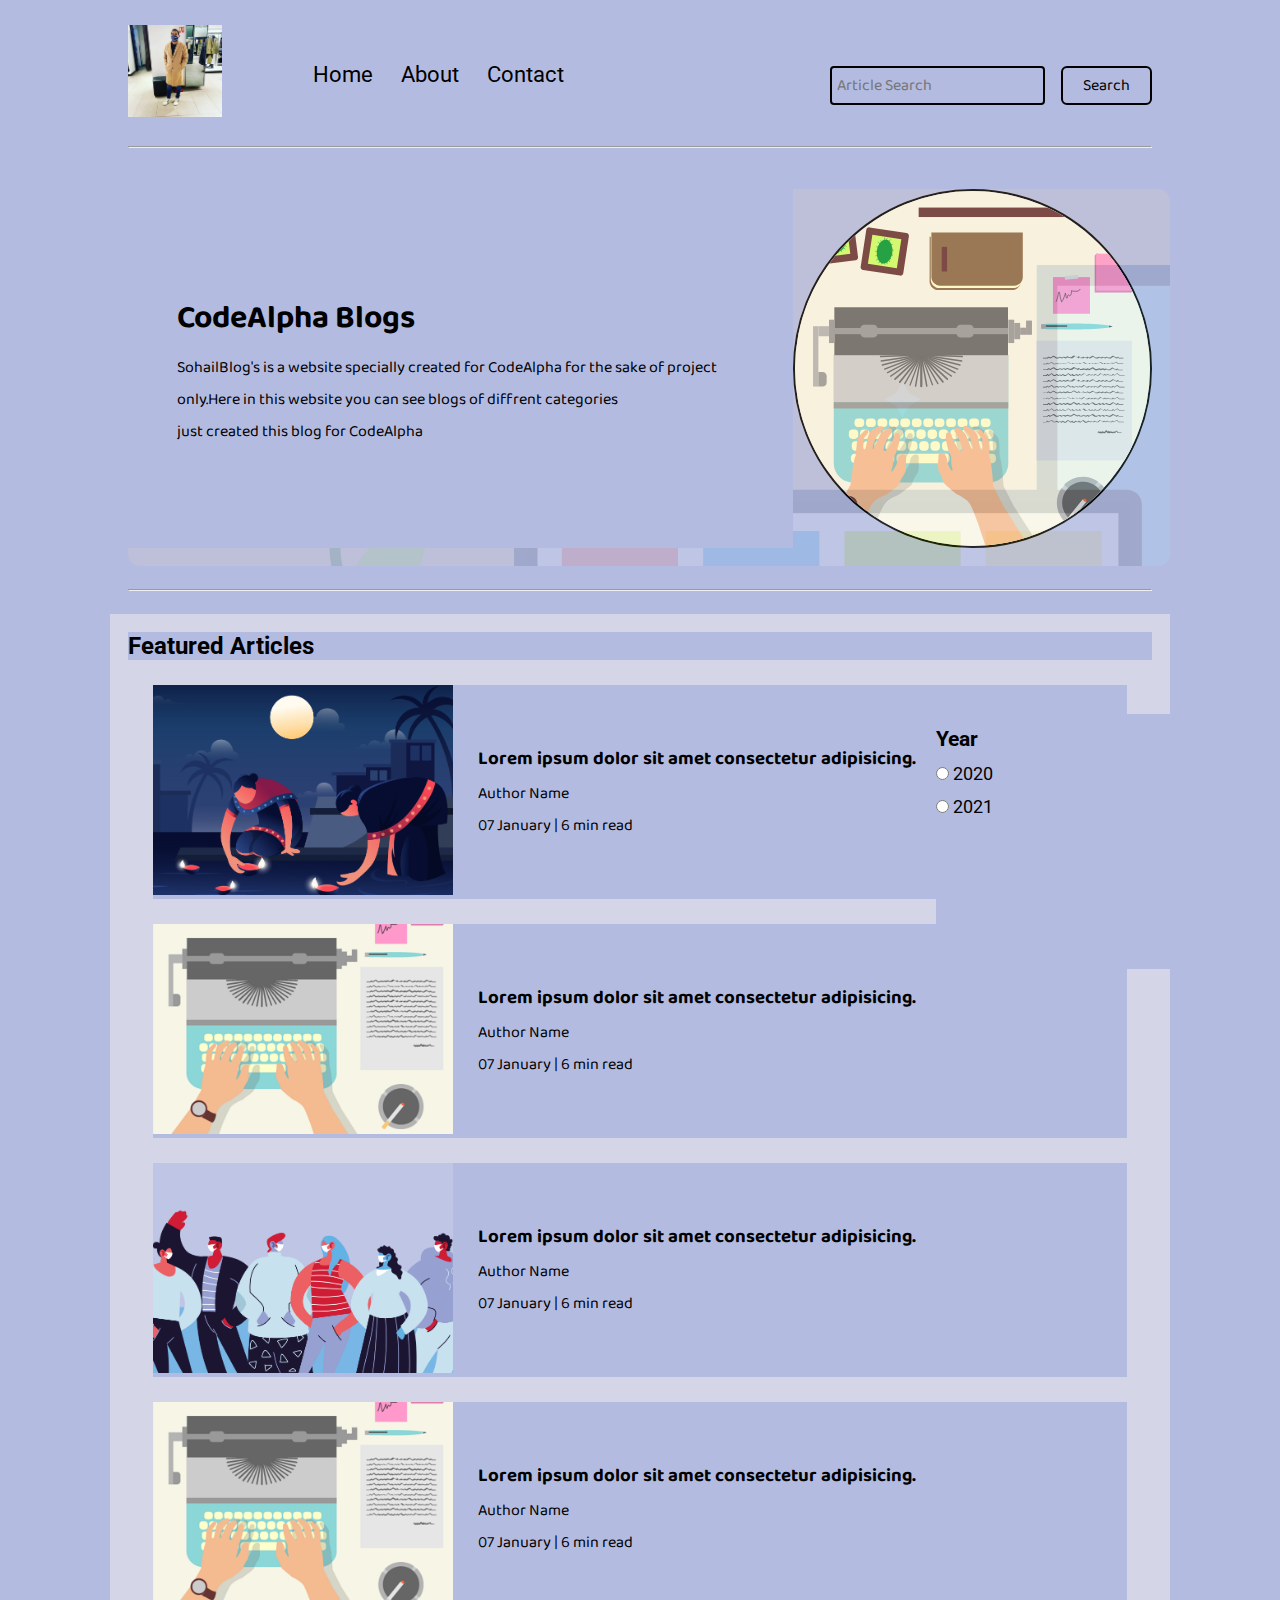
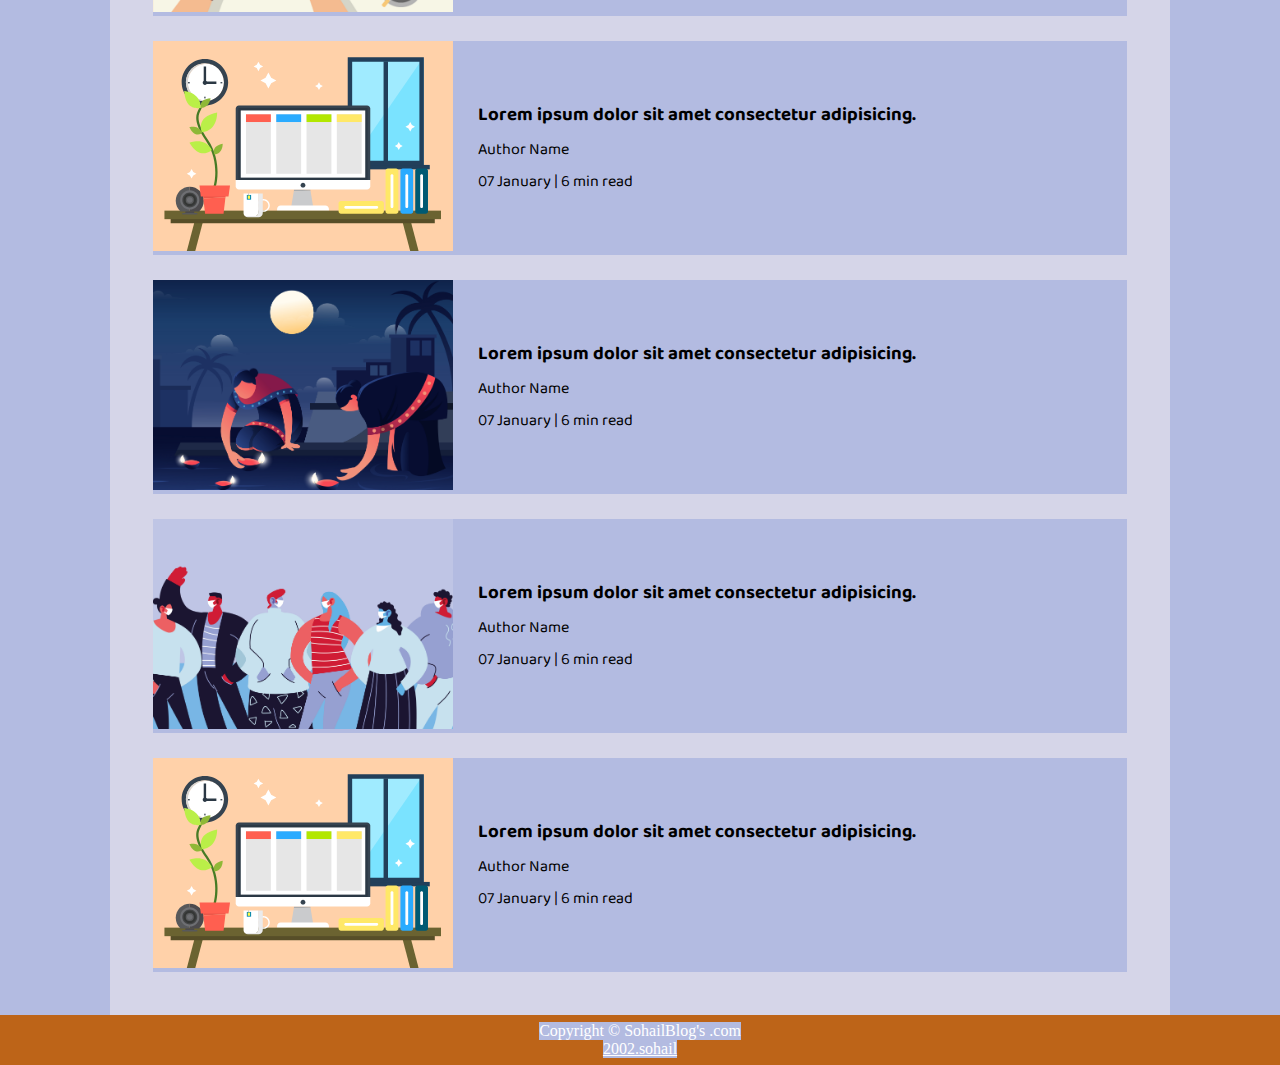
<file: index.html>
<!DOCTYPE html>
<html lang="en">

<head>
    <meta charset="UTF-8">
    <meta name="viewport" content="width=device-width, initial-scale=1.0">
    <link rel="stylesheet" href="css/utils.css">
    <link rel="stylesheet" href="css/style.css">
    <link rel="stylesheet" href="css/mobile.css">
    <title>SohailBlog's  - Heaven for bloggers</title>
</head>

<body>
    <nav class="navigation max-width-1 m-auto">
        <div class="nav-left">
            <a href="/">
                <span><img src="img/logo.png" width="94px" alt=""></span>
            </a>
            <ul>
                <li><a href="/">Home</a></li>
                <li><a href="#">About</a></li>
                <li><a href="/contact.html">Contact</a></li>
            </ul>
        </div>
        <div class="nav-right">
            <form action="/search.html" method="get">
                <input class="form-input" type="text" name="query" placeholder="Article Search">
                <button class="btn">Search</button>
            </form>

        </div>

    </nav>
    <div class="max-width-1 m-auto">
        <hr>
    </div>
    <div class="m-auto content max-width-1 my-2">
        <div class="content-left">
            <h1>CodeAlpha Blogs</h1>
            <p>SohailBlog's  is a website specially created for CodeAlpha for the sake of project only.Here in this website you can see blogs of diffrent categories </p>
         <p>just created this blog for CodeAlpha</p>
        </div>
        <div class="content-right">
            <img src="img/home.svg" alt="SohailBlog's ">
        </div>
    </div>

    <div class="max-width-1 m-auto">
        <hr>
    </div>
    <div class="home-articles max-width-1 m-auto font2">
        <h2>Featured Articles</h2>
        <div class="year-box adjust-year">
            <div>
                <h3>Year </h3>
            </div>
            <div>
                <input type="radio" name="year" id=""> 2020
            </div>
            <div>
                <input type="radio" name="year" id=""> 2021
            </div>
        </div>
        <div class="home-article">
            <div class="home-article-img">
                <img src="img/3.png" alt="article">
            </div>
            <div class="home-article-content font1">
                <a href="/blogpost.html">
                    <h3>Lorem ipsum dolor sit amet consectetur adipisicing.</h3>
                </a>

                <div>Author Name</div>
                <span>07 January | 6 min read</span>
            </div>
        </div>
        <div class="home-article">
            <div class="home-article-img">
                <img src="img/1.png" alt="article">
            </div>
            <div class="home-article-content font1">
                <a href="/blogpost.html">
                    <h3>Lorem ipsum dolor sit amet consectetur adipisicing.</h3>
                </a>

                <div>Author Name</div>
                <span>07 January | 6 min read</span>
            </div>
        </div>
        <div class="home-article">
            <div class="home-article-img">
                <img src="img/2.png" alt="article">
            </div>
            <div class="home-article-content font1">
                <a href="/blogpost.html">
                    <h3>Lorem ipsum dolor sit amet consectetur adipisicing.</h3>
                </a>

                <div>Author Name</div>
                <span>07 January | 6 min read</span>
            </div>
        </div>
        <div class="home-article">
            <div class="home-article-img">
                <img src="img/1.png" alt="article">
            </div>
            <div class="home-article-content font1">
                <a href="/blogpost.html">
                    <h3>Lorem ipsum dolor sit amet consectetur adipisicing.</h3>
                </a>

                <div>Author Name</div>
                <span>07 January | 6 min read</span>
            </div>
        </div>
        <div class="home-article">
            <div class="home-article-img">
                <img src="img/11.svg" alt="article">
            </div>
            <div class="home-article-content font1">
                <a href="/blogpost.html">
                    <h3>Lorem ipsum dolor sit amet consectetur adipisicing.</h3>
                </a>

                <div>Author Name</div>
                <span>07 January | 6 min read</span>
            </div>
        </div>
        <div class="home-article">
            <div class="home-article-img">
                <img src="img/3.png" alt="article">
            </div>
            <div class="home-article-content font1">
                <a href="/blogpost.html">
                    <h3>Lorem ipsum dolor sit amet consectetur adipisicing.</h3>
                </a>

                <div>Author Name</div>
                <span>07 January | 6 min read</span>
            </div>
        </div>
        <div class="home-article">
            <div class="home-article-img">
                <img src="img/2.png" alt="article">
            </div>
            <div class="home-article-content font1">
                <a href="/blogpost.html">
                    <h3>Lorem ipsum dolor sit amet consectetur adipisicing.</h3>
                </a>

                <div>Author Name</div>
                <span>07 January | 6 min read</span>
            </div>
        </div>
        <div class="home-article">
            <div class="home-article-img">
                <img src="img/11.svg" alt="article">
            </div>
            <div class="home-article-content font1">
                <a href="/blogpost.html">
                    <h3>Lorem ipsum dolor sit amet consectetur adipisicing.</h3>
                </a>

                <div>Author Name</div>
                <span>07 January | 6 min read</span>
            </div>
        </div>

    </div>

    <div class="footer">
        <p>Copyright &copy; SohailBlog's .com </p>
        <a href="https://www.instagram.com/2002.sohail/">2002.sohail</a>
    </div>
</body>

</html>
</file>
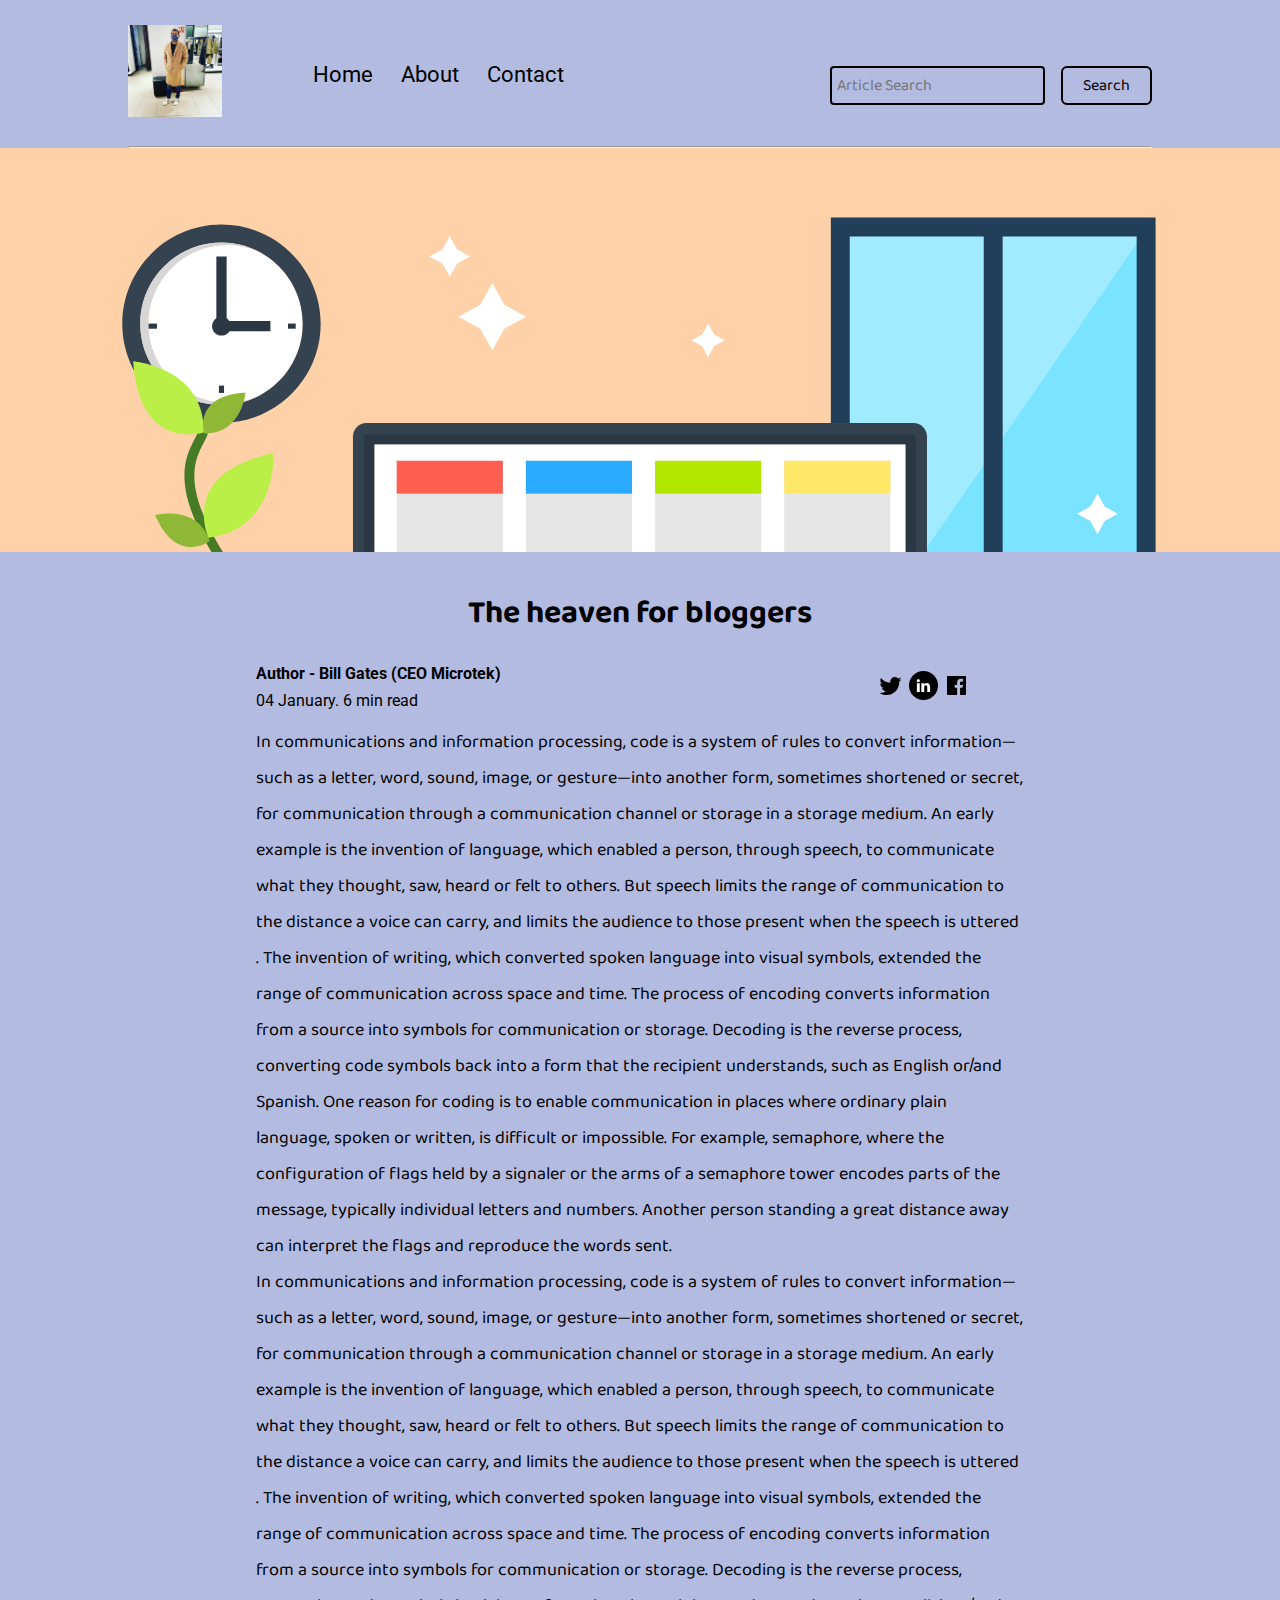
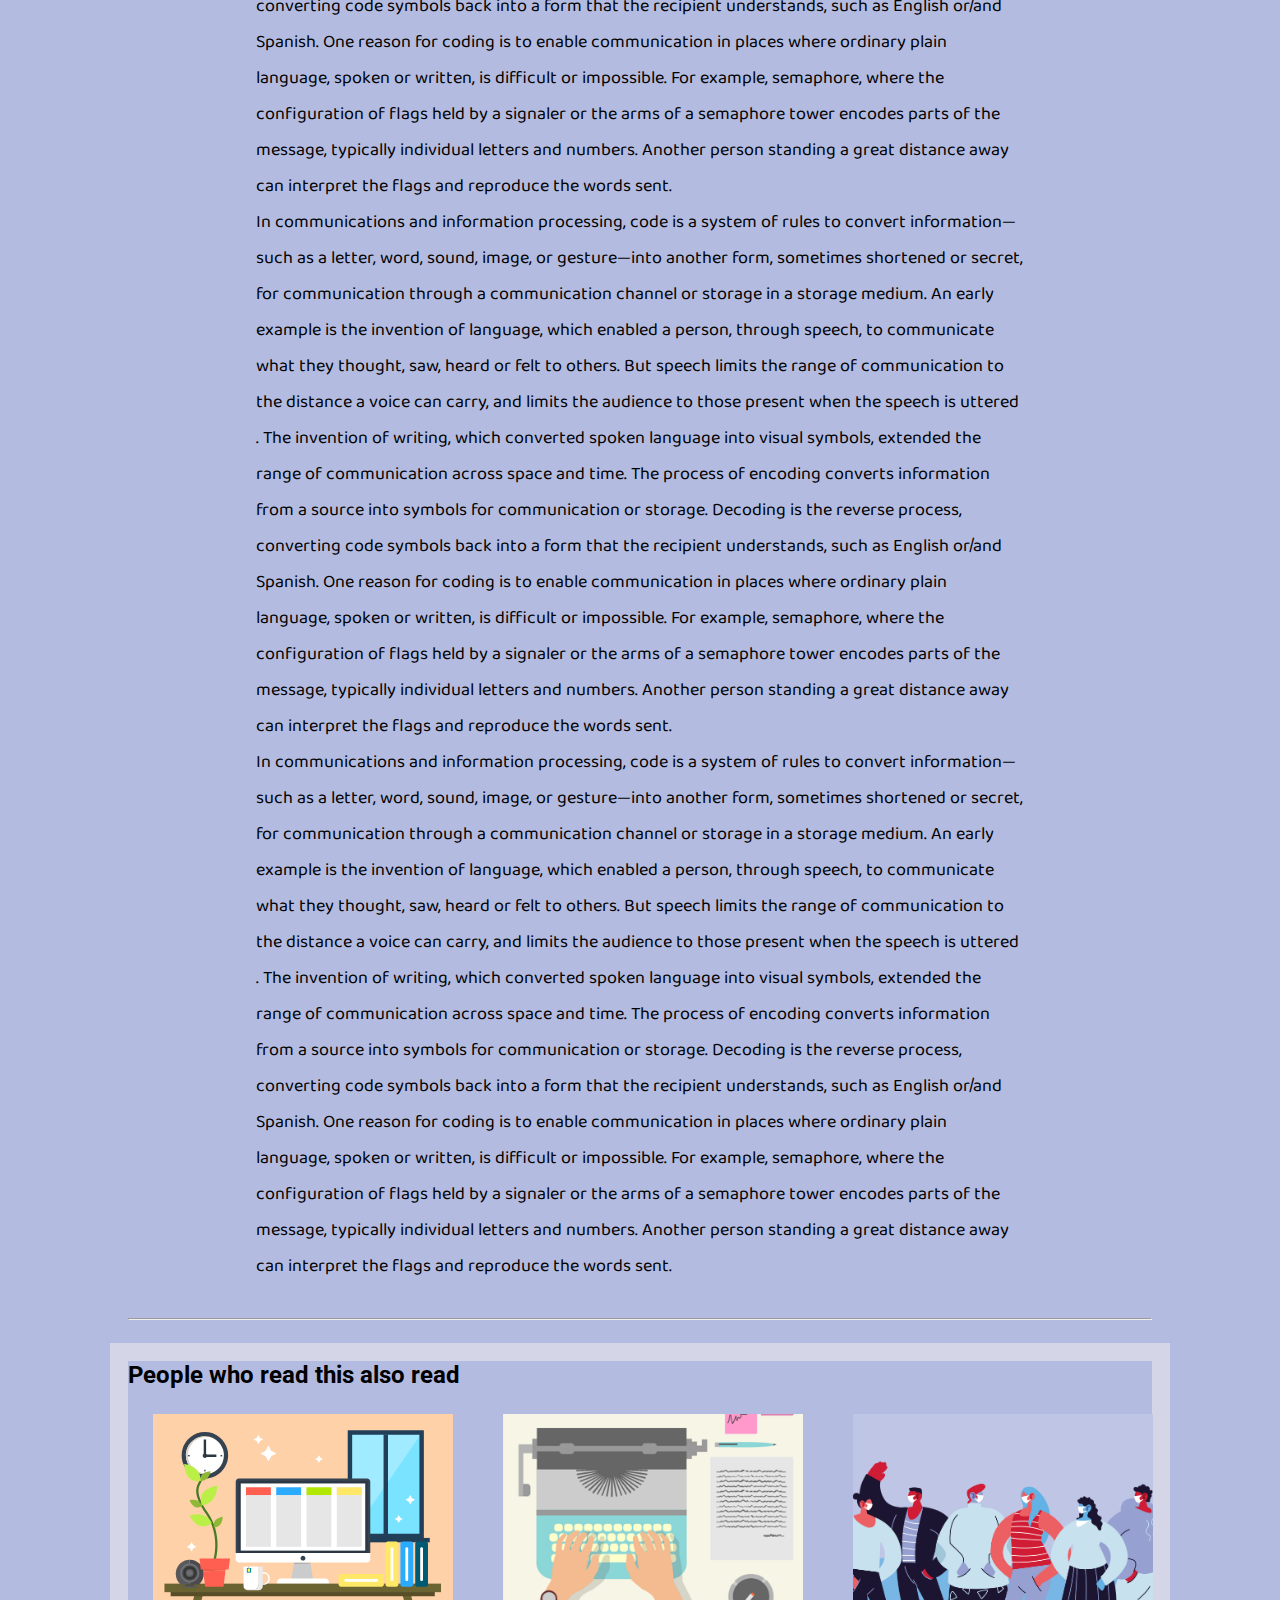
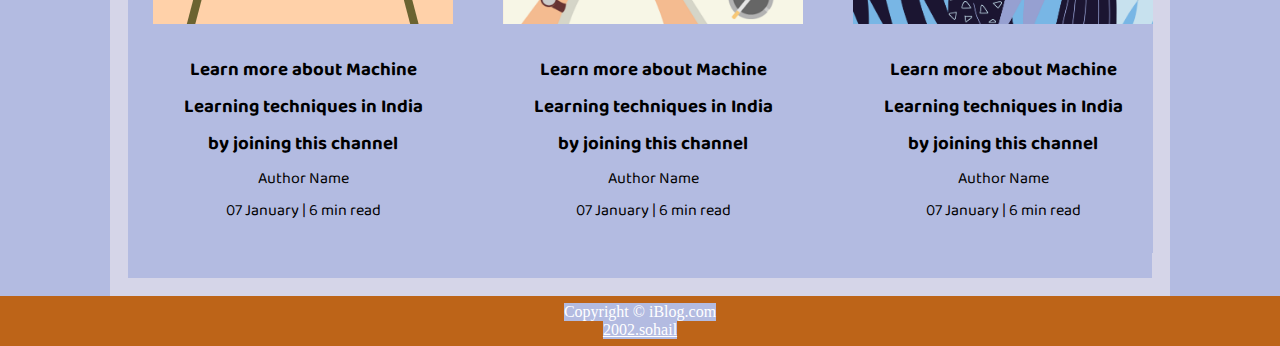
<file: blogpost.html>
<!DOCTYPE html>
<html lang="en">
<head>
    <meta charset="UTF-8">
    <meta name="viewport" content="width=device-width, initial-scale=1.0">
    <link rel="stylesheet" href="css/utils.css">
    <link rel="stylesheet" href="css/style.css">
    <link rel="stylesheet" href="css/blogpost.css">
    <link rel="stylesheet" href="css/mobile.css">
    <title>SohailBlog's - Heaven for bloggers</title>
</head>
<body>
    <nav class="navigation max-width-1 m-auto">
        <div class="nav-left">
            <a href="/">
                <span><img src="img/logo.png" width="94px" alt=""></span>
            </a>
            <ul>
                <li><a href="/">Home</a></li>
                <li><a href="#">About</a></li>
                <li><a href="/contact.html">Contact</a></li>
            </ul>
        </div>
        <div class="nav-right">
            <form action="/search.html" method="get">
                <input class="form-input" type="text" name="query" placeholder="Article Search">
                <button class="btn">Search</button>
            </form>

        </div>

    </nav>
    <div class="max-width-1 m-auto">
        <hr>
    </div>
    <div class="post-img">
        <img src="img/11.svg" alt="">
    </div>
    <div class="m-auto blog-post-content max-width-2 m-auto my-2">
        <h1 class="font1">The heaven for bloggers</h1>
        <div class="blogpost-meta">
            <div class="author-info">
                <div>
                <b>
                  Author - Bill Gates (CEO Microtek)
                </b>
                </div>
                <div>04 January. 6 min read</div>
            </div>
            <div class="social">
                <svg width="29" height="29" class="hk"><path d="M22.05 7.54a4.47 4.47 0 0 0-3.3-1.46 4.53 4.53 0 0 0-4.53 4.53c0 .35.04.7.08 1.05A12.9 12.9 0 0 1 5 6.89a5.1 5.1 0 0 0-.65 2.26c.03 1.6.83 2.99 2.02 3.79a4.3 4.3 0 0 1-2.02-.57v.08a4.55 4.55 0 0 0 3.63 4.44c-.4.08-.8.13-1.21.16l-.81-.08a4.54 4.54 0 0 0 4.2 3.15 9.56 9.56 0 0 1-5.66 1.94l-1.05-.08c2 1.27 4.38 2.02 6.94 2.02 8.3 0 12.86-6.9 12.84-12.85.02-.24 0-.43 0-.65a8.68 8.68 0 0 0 2.26-2.34c-.82.38-1.7.62-2.6.72a4.37 4.37 0 0 0 1.95-2.51c-.84.53-1.81.9-2.83 1.13z"></path></svg>

                <svg style="background: black;
                border-radius: 21px;" width="29" height="29" viewBox="0 0 29 29" fill="none" class="hk"><path d="M5 6.36C5 5.61 5.63 5 6.4 5h16.2c.77 0 1.4.61 1.4 1.36v16.28c0 .75-.63 1.36-1.4 1.36H6.4c-.77 0-1.4-.6-1.4-1.36V6.36z"></path><path fill-rule="evenodd" clip-rule="evenodd" d="M10.76 20.9v-8.57H7.89v8.58h2.87zm-1.44-9.75c1 0 1.63-.65 1.63-1.48-.02-.84-.62-1.48-1.6-1.48-.99 0-1.63.64-1.63 1.48 0 .83.62 1.48 1.59 1.48h.01zM12.35 20.9h2.87v-4.79c0-.25.02-.5.1-.7.2-.5.67-1.04 1.46-1.04 1.04 0 1.46.8 1.46 1.95v4.59h2.87v-4.92c0-2.64-1.42-3.87-3.3-3.87-1.55 0-2.23.86-2.61 1.45h.02v-1.24h-2.87c.04.8 0 8.58 0 8.58z" fill="#fff"></path></svg>

                <svg width="29" height="29" class="hk"><path d="M23.2 5H5.8a.8.8 0 0 0-.8.8V23.2c0 .44.35.8.8.8h9.3v-7.13h-2.38V13.9h2.38v-2.38c0-2.45 1.55-3.66 3.74-3.66 1.05 0 1.95.08 2.2.11v2.57h-1.5c-1.2 0-1.48.57-1.48 1.4v1.96h2.97l-.6 2.97h-2.37l.05 7.12h5.1a.8.8 0 0 0 .79-.8V5.8a.8.8 0 0 0-.8-.79"></path></svg>

            </div>
        </div>
         <p class="font1">In communications and information processing, code is a system of rules to convert information—such as a letter, word, sound, image, or gesture—into another form, sometimes shortened or secret, for communication through a communication channel or storage in a storage medium. An early example is the invention of language, which enabled a person, through speech, to communicate what they thought, saw, heard or felt to others. But speech limits the range of communication to the distance a voice can carry, and limits the audience to those present when the speech is uttered . The invention of writing, which converted spoken language into visual symbols, extended the range of communication across space and time.

            The process of encoding converts information from a source into symbols for communication or storage. Decoding is the reverse process, converting code symbols back into a form that the recipient understands, such as English or/and Spanish.
            
            One reason for coding is to enable communication in places where ordinary plain language, spoken or written, is difficult or impossible. For example, semaphore, where the configuration of flags held by a signaler or the arms of a semaphore tower encodes parts of the message, typically individual letters and numbers. Another person standing a great distance away can interpret the flags and reproduce the words sent.</p>
         <p class="font1">In communications and information processing, code is a system of rules to convert information—such as a letter, word, sound, image, or gesture—into another form, sometimes shortened or secret, for communication through a communication channel or storage in a storage medium. An early example is the invention of language, which enabled a person, through speech, to communicate what they thought, saw, heard or felt to others. But speech limits the range of communication to the distance a voice can carry, and limits the audience to those present when the speech is uttered . The invention of writing, which converted spoken language into visual symbols, extended the range of communication across space and time.

            The process of encoding converts information from a source into symbols for communication or storage. Decoding is the reverse process, converting code symbols back into a form that the recipient understands, such as English or/and Spanish.
            
            One reason for coding is to enable communication in places where ordinary plain language, spoken or written, is difficult or impossible. For example, semaphore, where the configuration of flags held by a signaler or the arms of a semaphore tower encodes parts of the message, typically individual letters and numbers. Another person standing a great distance away can interpret the flags and reproduce the words sent.</p>
         <p class="font1">In communications and information processing, code is a system of rules to convert information—such as a letter, word, sound, image, or gesture—into another form, sometimes shortened or secret, for communication through a communication channel or storage in a storage medium. An early example is the invention of language, which enabled a person, through speech, to communicate what they thought, saw, heard or felt to others. But speech limits the range of communication to the distance a voice can carry, and limits the audience to those present when the speech is uttered . The invention of writing, which converted spoken language into visual symbols, extended the range of communication across space and time.

            The process of encoding converts information from a source into symbols for communication or storage. Decoding is the reverse process, converting code symbols back into a form that the recipient understands, such as English or/and Spanish.
            
            One reason for coding is to enable communication in places where ordinary plain language, spoken or written, is difficult or impossible. For example, semaphore, where the configuration of flags held by a signaler or the arms of a semaphore tower encodes parts of the message, typically individual letters and numbers. Another person standing a great distance away can interpret the flags and reproduce the words sent.</p>
         <p class="font1">In communications and information processing, code is a system of rules to convert information—such as a letter, word, sound, image, or gesture—into another form, sometimes shortened or secret, for communication through a communication channel or storage in a storage medium. An early example is the invention of language, which enabled a person, through speech, to communicate what they thought, saw, heard or felt to others. But speech limits the range of communication to the distance a voice can carry, and limits the audience to those present when the speech is uttered . The invention of writing, which converted spoken language into visual symbols, extended the range of communication across space and time.

            The process of encoding converts information from a source into symbols for communication or storage. Decoding is the reverse process, converting code symbols back into a form that the recipient understands, such as English or/and Spanish.
            
            One reason for coding is to enable communication in places where ordinary plain language, spoken or written, is difficult or impossible. For example, semaphore, where the configuration of flags held by a signaler or the arms of a semaphore tower encodes parts of the message, typically individual letters and numbers. Another person standing a great distance away can interpret the flags and reproduce the words sent.</p>
    </div>

    <div class="max-width-1 m-auto"><hr></div>
    <div class="home-articles max-width-1 m-auto font2">
        <h2>People who read this also read</h2>
        <div class="row">

       
        <div class="home-article more-post">
            <div class="home-article-img">
                <img src="img/11.svg" alt="article">
            </div>
            <div class="home-article-content font1 center">
                <a href="/blogpost.html"><h3>Learn more about Machine Learning techniques in India by joining this channel</h3></a>
                
                <div>Author Name</div>
                <span>07 January | 6 min read</span>
            </div>
        </div>
        <div class="home-article more-post">
            <div class="home-article-img">
                <img src="img/1.png" alt="article">
            </div>
            <div class="home-article-content font1 center">
                <a href="/blogpost.html"><h3>Learn more about Machine Learning techniques in India by joining this channel</h3></a>
                
                <div>Author Name</div>
                <span>07 January | 6 min read</span>
            </div>
        </div>
        <div class="home-article more-post">
            <div class="home-article-img">
                <img src="img/2.png" alt="article">
            </div>
            <div class="home-article-content font1 center">
                <a href="/blogpost.html"><h3>Learn more about Machine Learning techniques in India by joining this channel</h3></a>
                
                <div>Author Name</div>
                <span>07 January | 6 min read</span>
            </div>
        </div>
        
    </div>
    </div>

    <div class="footer">
        <p>Copyright &copy; iBlog.com </p>
         <a href="https://www.instagram.com/2002.sohail/">2002.sohail</a> 
    </div>
</body>
</html>
</file>
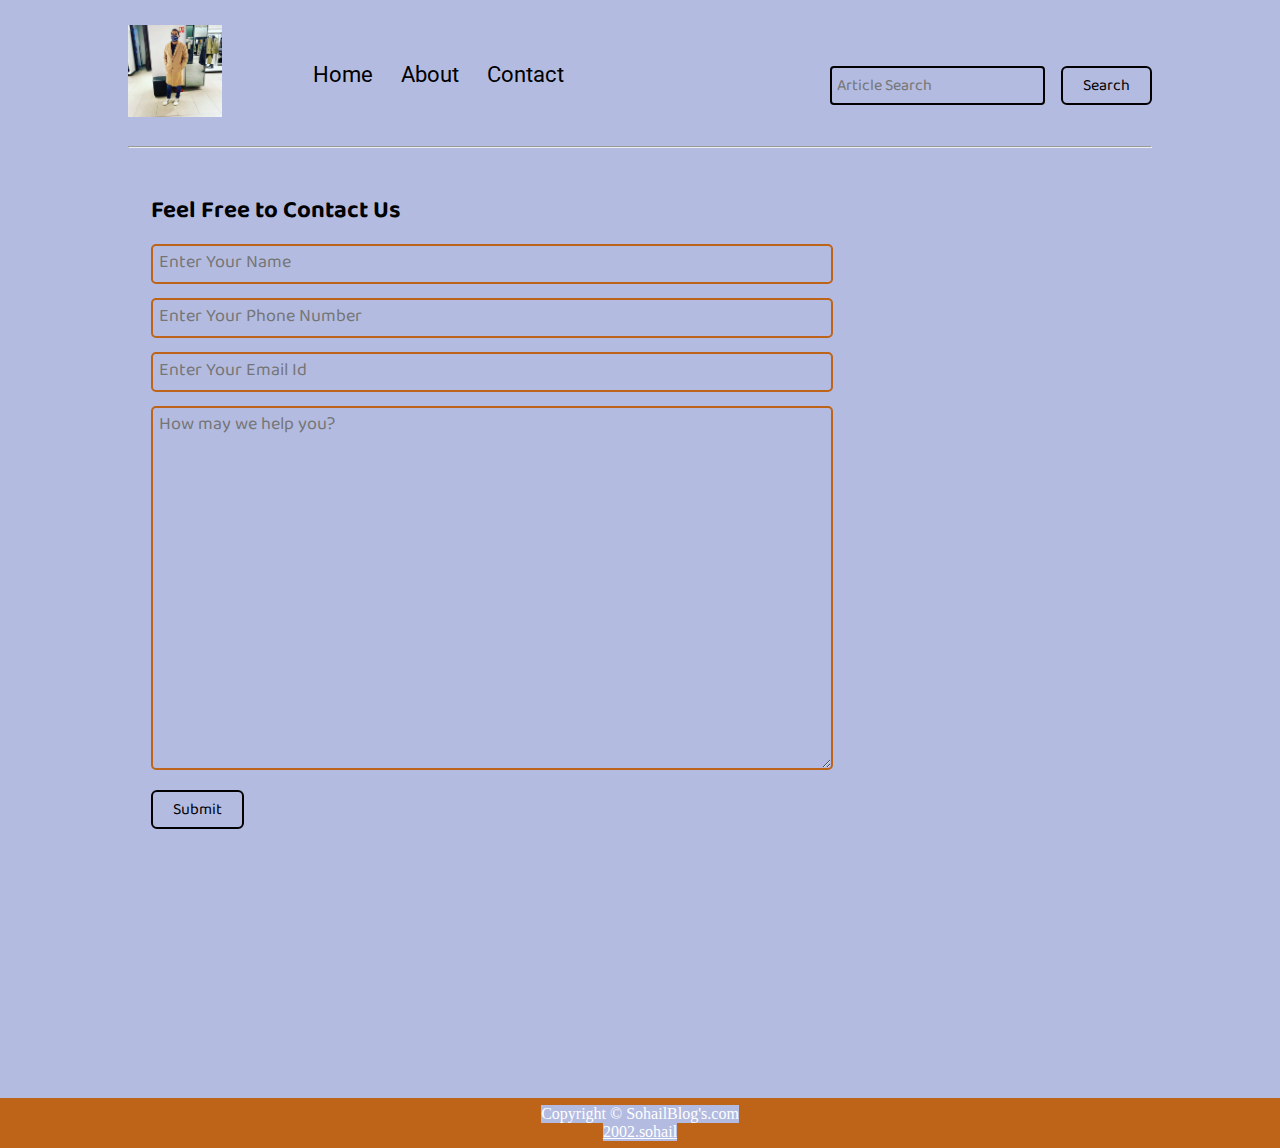
<file: contact.html>
<!DOCTYPE html>
<html lang="en">
<head>
    <meta charset="UTF-8">
    <meta name="viewport" content="width=device-width, initial-scale=1.0">
    <link rel="stylesheet" href="css/utils.css">
    <link rel="stylesheet" href="css/style.css">
    <link rel="stylesheet" href="css/contact.css">
    <link rel="stylesheet" href="css/mobile.css">
    <title>SohailBlog's - Heaven for bloggers</title>
</head>
<body>
    <nav class="navigation max-width-1 m-auto">
        <div class="nav-left">
            <a href="/">
                <span><img src="img/logo.png" width="94px" alt=""></span>
            </a>
            <ul>
                <li><a href="/">Home</a></li>
                <li><a href="#">About</a></li>
                <li><a href="/contact.html">Contact</a></li>
            </ul>
        </div>
        <div class="nav-right">
            <form action="/search.html" method="get">
                <input class="form-input" type="text" name="query" placeholder="Article Search">
                <button class="btn">Search</button>
            </form>

        </div>

    </nav>
    <div class="max-width-1 m-auto">
        <hr>
    </div>
    <div class="contact-content font1 max-width-1 m-auto">
        <div class="max-width-1 m-auto mx-1">
            <h2>Feel Free to Contact Us</h2>
            <div class="contact-form">
                <div class="form-box">
                    <input type="text" placeholder="Enter Your Name">
                </div>
                <div class="form-box">
                    <input type="text" placeholder="Enter Your Phone Number">
                </div>
                <div class="form-box">
                    <input type="text" placeholder="Enter Your Email Id">
                </div>
                <div class="form-box">
                    <textarea name="" id="" cols="30" rows="10" placeholder="How may we help you?"></textarea>
                </div>
                <div class="form-box">
                    <button class="btn">Submit</button>
                </div>

            </div>
        </div>

    </div>
 

   

    <div class="footer">
        <p>Copyright &copy; SohailBlog's.com </p>
         <a href="https://www.instagram.com/2002.sohail/">2002.sohail</a> 
    </div>
</body>
</html>
</file>
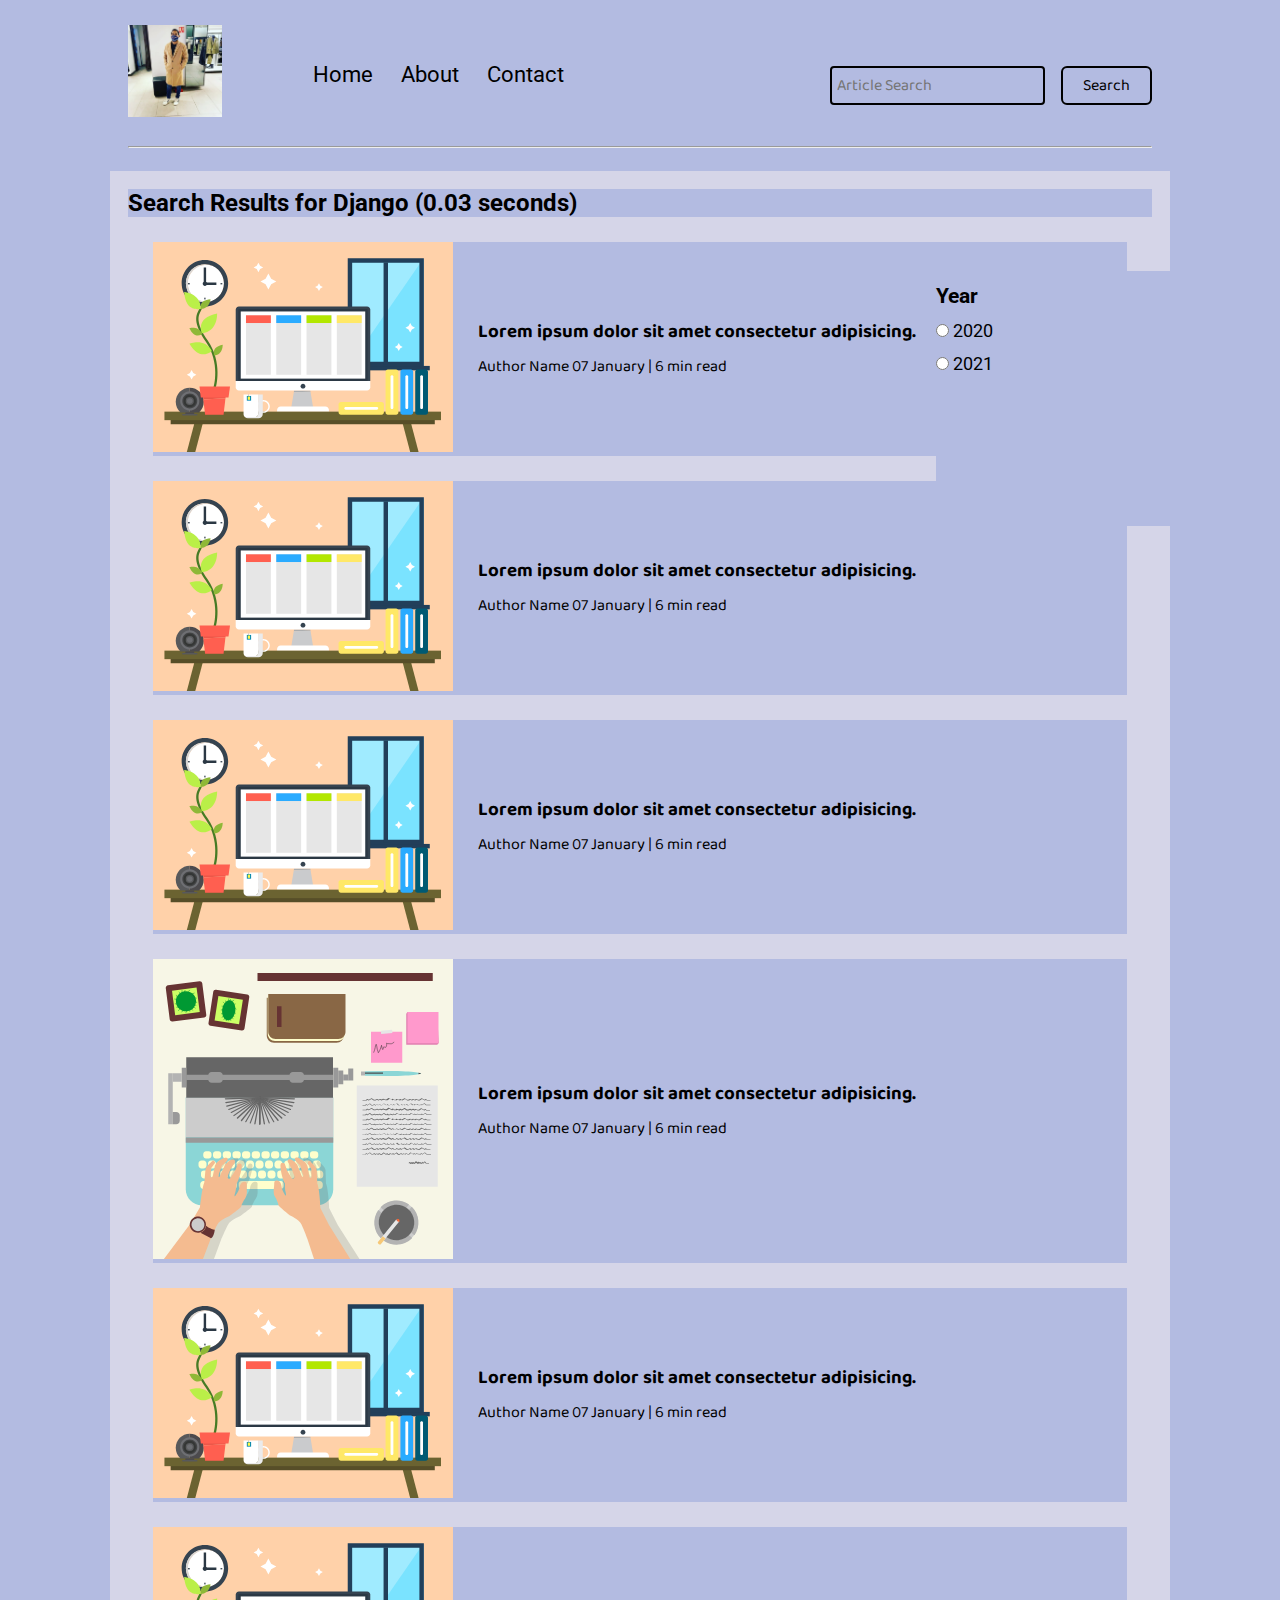
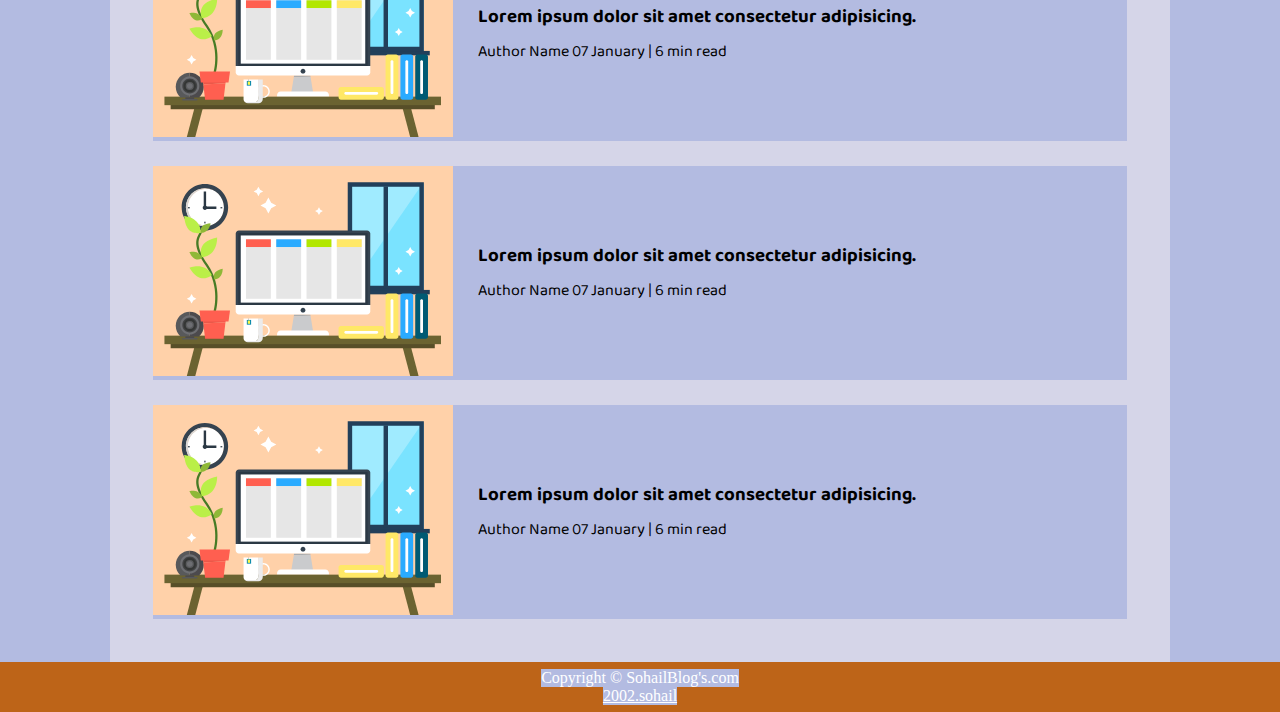
<file: search.html>
<!DOCTYPE html>
<html lang="en">
<head>
    <meta charset="UTF-8">
    <meta name="viewport" content="width=device-width, initial-scale=1.0">
    <link rel="stylesheet" href="css/utils.css">
    <link rel="stylesheet" href="css/style.css">
    <link rel="stylesheet" href="css/mobile.css">
    <title>SohailBlog's - Heaven for bloggers</title>
</head>
<body>
    <nav class="navigation max-width-1 m-auto">
        <div class="nav-left">
            <a href="/">
                <span><img src="img/logo.png" width="94px" alt=""></span>
            </a>
            <ul>
                <li><a href="/">Home</a></li>
                <li><a href="#">About</a></li>
                <li><a href="/contact.html">Contact</a></li>
            </ul>
        </div>
        <div class="nav-right">
            <form action="/search.html" method="get">
                <input class="form-input" type="text" name="query" placeholder="Article Search">
                <button class="btn">Search</button>
            </form>

        </div>

    </nav>
 

    <div class="max-width-1 m-auto"><hr></div>
    <div class="home-articles max-width-1 m-auto font2">
        
        <h2>Search Results for Django (0.03 seconds)</h2>
        <div class="year-box adjust-year">
            <div>
                <h3>Year </h3>
            </div>
            <div>
                <input type="radio" name="year" id=""> 2020
            </div>
            <div>
                <input type="radio" name="year" id=""> 2021
            </div>
        </div>
        <div class="home-article">
            <div class="home-article-img">
                <img src="img/11.svg" alt="article">
            </div>
            <div class="home-article-content font1">
                <a href="/blogpost.html"><h3>Lorem ipsum dolor sit amet consectetur adipisicing.</h3></a>
                
                <span>Author Name</span>
                <span>07 January | 6 min read</span>
            </div>
        </div>
        <div class="home-article">
            <div class="home-article-img">
                <img src="img/11.svg" alt="article">
            </div>
            <div class="home-article-content font1">
                <a href="/blogpost.html"><h3>Lorem ipsum dolor sit amet consectetur adipisicing.</h3></a>
                
                <span>Author Name</span>
                <span>07 January | 6 min read</span>
            </div>
        </div>
        <div class="home-article">
            <div class="home-article-img">
                <img src="img/11.svg" alt="article">
            </div>
            <div class="home-article-content font1">
                <a href="/blogpost.html"><h3>Lorem ipsum dolor sit amet consectetur adipisicing.</h3></a>
                
                <span>Author Name</span>
                <span>07 January | 6 min read</span>
            </div>
        </div>
        <div class="home-article">
            <div class="home-article-img">
                <img src="img/home.svg" alt="article">
            </div>
            <div class="home-article-content font1">
                <a href="/blogpost.html"><h3>Lorem ipsum dolor sit amet consectetur adipisicing.</h3></a>
                
                <span>Author Name</span>
                <span>07 January | 6 min read</span>
            </div>
        </div>
        <div class="home-article">
            <div class="home-article-img">
                <img src="img/11.svg" alt="article">
            </div>
            <div class="home-article-content font1">
                <a href="/blogpost.html"><h3>Lorem ipsum dolor sit amet consectetur adipisicing.</h3></a>
                
                <span>Author Name</span>
                <span>07 January | 6 min read</span>
            </div>
        </div>
        <div class="home-article">
            <div class="home-article-img">
                <img src="img/11.svg" alt="article">
            </div>
            <div class="home-article-content font1">
                <a href="/blogpost.html"><h3>Lorem ipsum dolor sit amet consectetur adipisicing.</h3></a>
                
                <span>Author Name</span>
                <span>07 January | 6 min read</span>
            </div>
        </div>
        <div class="home-article">
            <div class="home-article-img">
                <img src="img/11.svg" alt="article">
            </div>
            <div class="home-article-content font1">
                <a href="/blogpost.html"><h3>Lorem ipsum dolor sit amet consectetur adipisicing.</h3></a>
                
                <span>Author Name</span>
                <span>07 January | 6 min read</span>
            </div>
        </div>
        <div class="home-article">
            <div class="home-article-img">
                <img src="img/11.svg" alt="article">
            </div>
            <div class="home-article-content font1">
                <a href="/blogpost.html"><h3>Lorem ipsum dolor sit amet consectetur adipisicing.</h3></a>
                
                <span>Author Name</span>
                <span>07 January | 6 min read</span>
            </div>
        </div>
         
    </div>

    <div class="footer">
        <p>Copyright &copy; SohailBlog's.com </p>
         <a href="https://www.instagram.com/2002.sohail/">2002.sohail</a> 
    </div>
</body>
</html>
</file>
<file: css/utils.css>
@import url("https://fonts.googleapis.com/css2?family=Roboto&display=swap");
@import url("https://fonts.googleapis.com/css2?family=Baloo+Bhaina+2:wght@500&display=swap");
:root { 
  --main-bg-color: #bd6418;
  --font1: "Baloo Bhaina 2", cursive;
  --font2: "Roboto", sans-serif;
}

.center{
  text-align: center
}

.font1 {
  font-family: var(--font1);
}
.font2 {
  font-family: var(--font2);
}

.max-width-1 {
  max-width: 80vw;
}

.max-width-2 {
  max-width: 60vw;
}

.m-auto {
  margin: auto;
}

.mx-1{
  margin-left: 23px;
  margin-right: 23px;
}

.my-2{
  margin-top: 32px;
  margin-bottom: 32px;
}

.btn {
  padding: 0px 20px;
  padding-top: 3px;
  border: 2px solid black;
  border-radius: 6px;
  font-family: var(--font1);
  font-size: 16px;
  cursor: pointer;
  transition: all 0.3s ease-in-out;
}

.btn:hover {
  color: white;
  background: var(--main-bg-color);
}

.form-input {
  padding: 0px 5px;
  padding-top: 3px;
  font-size: 16px;
  border: 2px solid black;
  border-radius: 4px;
  margin: 0 13px;
  font-family: var(--font1);
}

.form-box input, textarea{
  width: 52vw;
  padding: 0px 6px;
  margin: 7px 0;
  font-size: 18px;
  font-family: var(--font1);
  border: 2px solid var(--main-bg-color);
    border-radius: 5px;
}
</file>
<file: css/style.css>
* {
  margin: 0;
  padding: 0; 
  background-color: #b3bbe1;
}

.navigation {
  margin-top: 25px;
  font-family: var(--font1);
  /* height: 74px;  */
  display: flex;
  justify-content: space-between;
  align-items: center;
}

.nav-left {
  display: flex;
}

.nav-left span {
  font-size: 35px;
  padding-top: 10px;
}

.nav-left ul {
  display: flex;
  align-items: center;
  margin: 0 77px;
  font-size: 22px;
  padding-bottom: 23px;
}

.nav-left ul li {
  list-style: none;
  margin: 0 14px;
  font-family: var(--font2);
  transition: all 0.3s ease-in-out;
}

.nav-left ul li a {
  text-decoration: none;
  color: black;
}

.nav-left ul li a:hover {
  color: var(--main-bg-color);
  font-weight: bolder;
}

.content {
  height: 100%;
  display: flex;
  margin-top: 32px;
  padding: 9px;
  position: relative;
}

.content::after {
  content: "";
  background-image: url("../img/11.svg");
  position: absolute;
  width: 100%;
  height: inherit;
  opacity: 0.15;
  border-radius: 12px;
}

.content-left {
  font-family: var(--font1);
  display: flex;
  flex-direction: column;
  justify-content: center;
  padding: 49px;
  z-index: 1;
}

.content-right {
  display: flex;
  align-items: center;
  justify-content: center;
}

.content-right img {
  height: 355px;
  border: 2px solid black;
  border-radius: 200px;
}

.home-articles {
  padding: 18px;
  background-color: rgb(248, 239, 239, 0.5);
  margin-top: 23px;
  position: relative;
}

.year-box {
  position: absolute;  
  right: 0px;
  top: 100px;
  width: 234px;
  height: 255px;
  font-size: 18px;
}

.year-box div {
  margin: 12px 0px;
}

.home-article {
  display: flex;
  margin: 25px;
}

.home-article img {
  width: 300px;
}

.home-article-content {
  align-self: center;
  padding: 25px;
}

.home-article-content a {
  text-decoration: none;
  color: black;
}
/* .home-articles{} */
.footer {
  height: 50px;
  background-color: var(--main-bg-color);
  display: flex;
  align-items: center;
  justify-content: center;
  color: white;
  flex-direction: column;
}

.footer a {
  color: white;
}
</file>
<file: css/mobile.css>
@media screen and (max-width: 1200px) {
  .navigation {
    flex-direction: column;
    margin-bottom: 23px;
  }

  .nav-left {
    flex-direction: column;
    text-align: center;
  }

  .content-right {
    display: none;
  }

  .home-article {
    flex-direction: column;
  }

  .home-article-img {
    text-align: center;
  }

  .year-box {
    top: 25px;
    left: 60vw;
    font-size: 11px;
    display: flex;
  }

  .year-box div {
    padding: 0 3px;
    margin: 0;
  }

  .home-article img {
    width: 70vw;
  }
  .form-input {
    width: 50%;
  }
  .form-box input,
  textarea {
    width: 66vw;
  }
  .row {
    flex-direction: column;
  }
  .social {
    padding: 0;
  }
  .post-img {
    height: auto;
  }
  .adjust-year {
    position: static;
    height: auto;
    padding: 12px 0px;
    display: flex;
    justify-content: flex-end;
    width: 100%;
  }
}
</file>
<file: css/blogpost.css>
.post-img{
    height: 404px;
    overflow: hidden; 
}
.post-img img{
    width: 100%;
}
.blog-post-content{
    /* background-color: rebeccapurple; */
}
.blog-post-content h1{
    text-align: center;
}
.blog-post-content p{
    font-size: 18px; 
}

.row{
    display: flex;
}
.more-post{
    flex-direction: column; 
    align-items: center;
}
.blogpost-meta{ 
    display: flex;
    justify-content: space-between;
}

.author-info{
    margin: 12px 0;
}
.author-info div{
    padding: 4px 0px;
    font-family: var(--font2);
}
.social{
    padding-right: 53px;
    align-self: center;
    cursor: pointer;
}
</file>
<file: css/contact.css>
.contact-content{  
    height: 100vh;
    margin-top: 32px;
    padding: 9px;
    position: relative; 
    overflow: hidden;
  }
  
  .contact-content::after {
    content: "";
    background-image: url("../img/11.svg");
    position: absolute;
    top:0;
    width: 100%;
    height: inherit;
    opacity: 0.15;
    border-radius: 12px;
    z-index: -1;
  }
</file>
